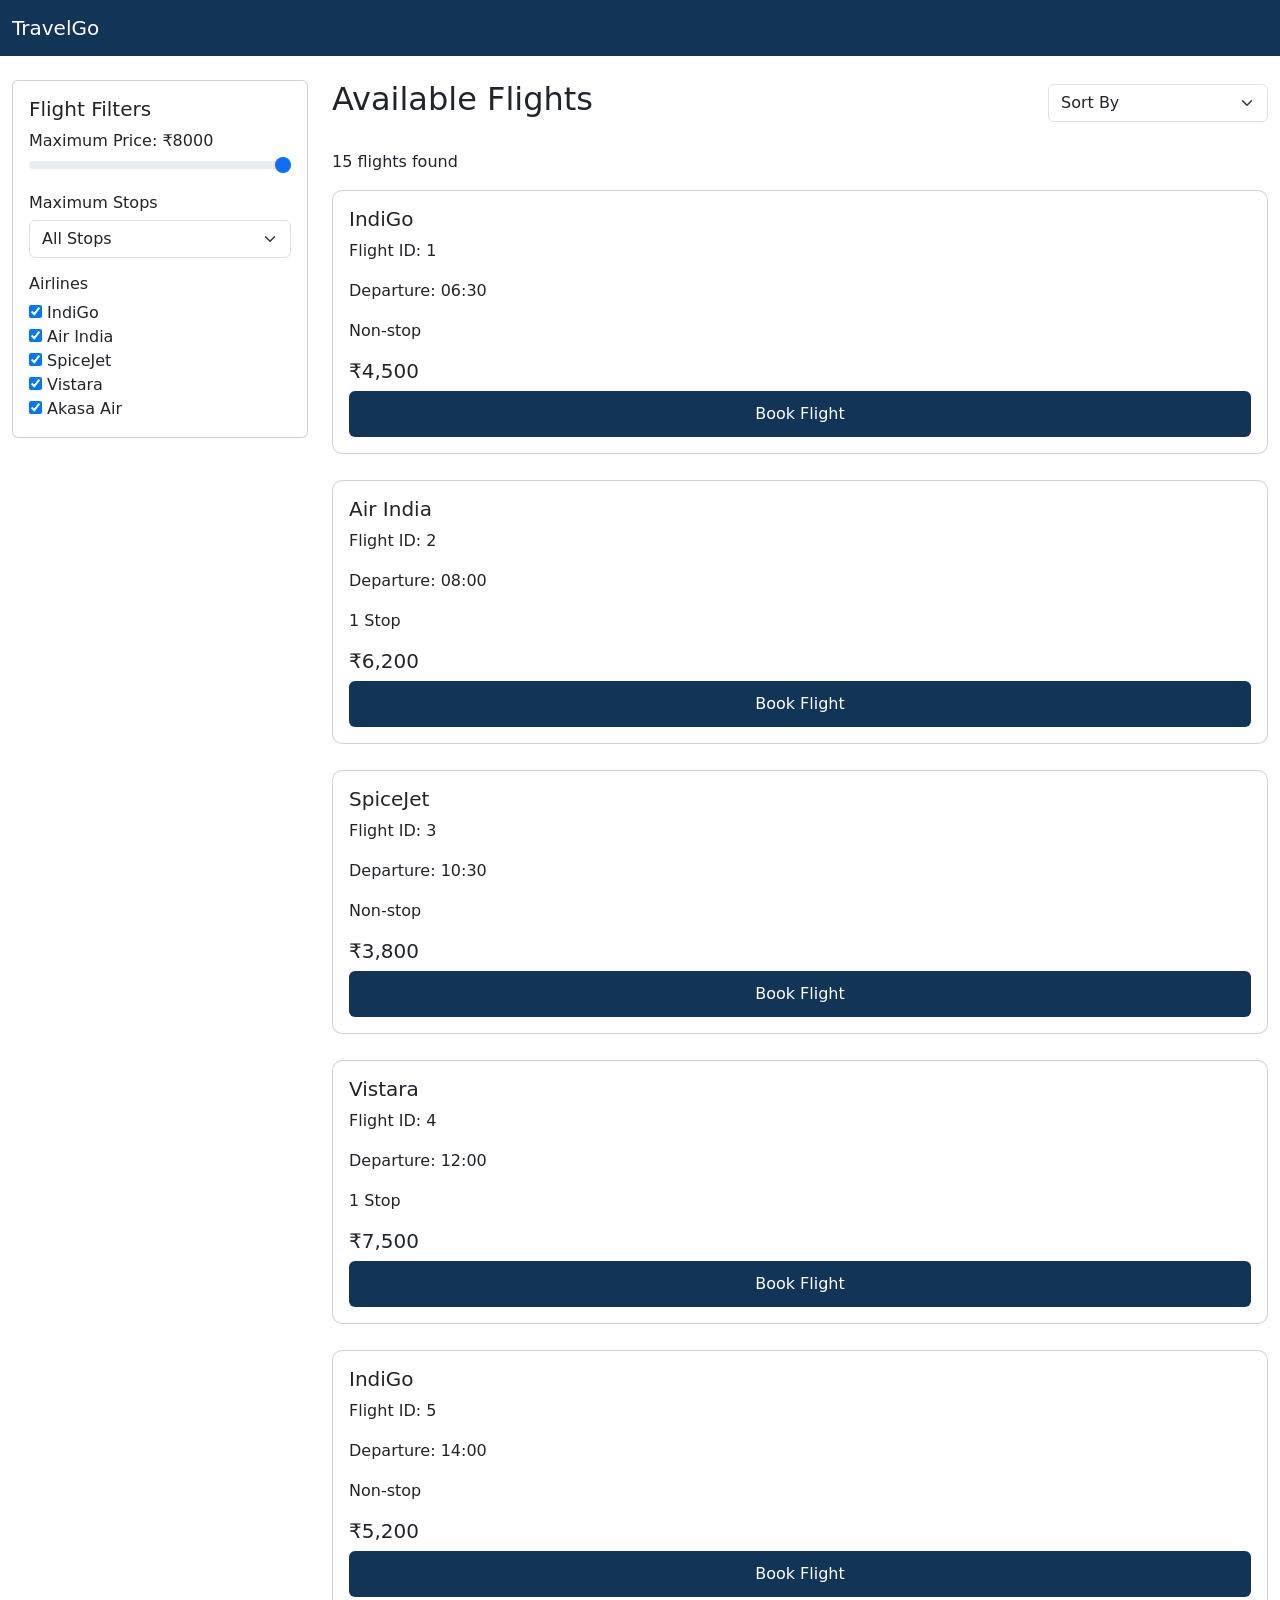
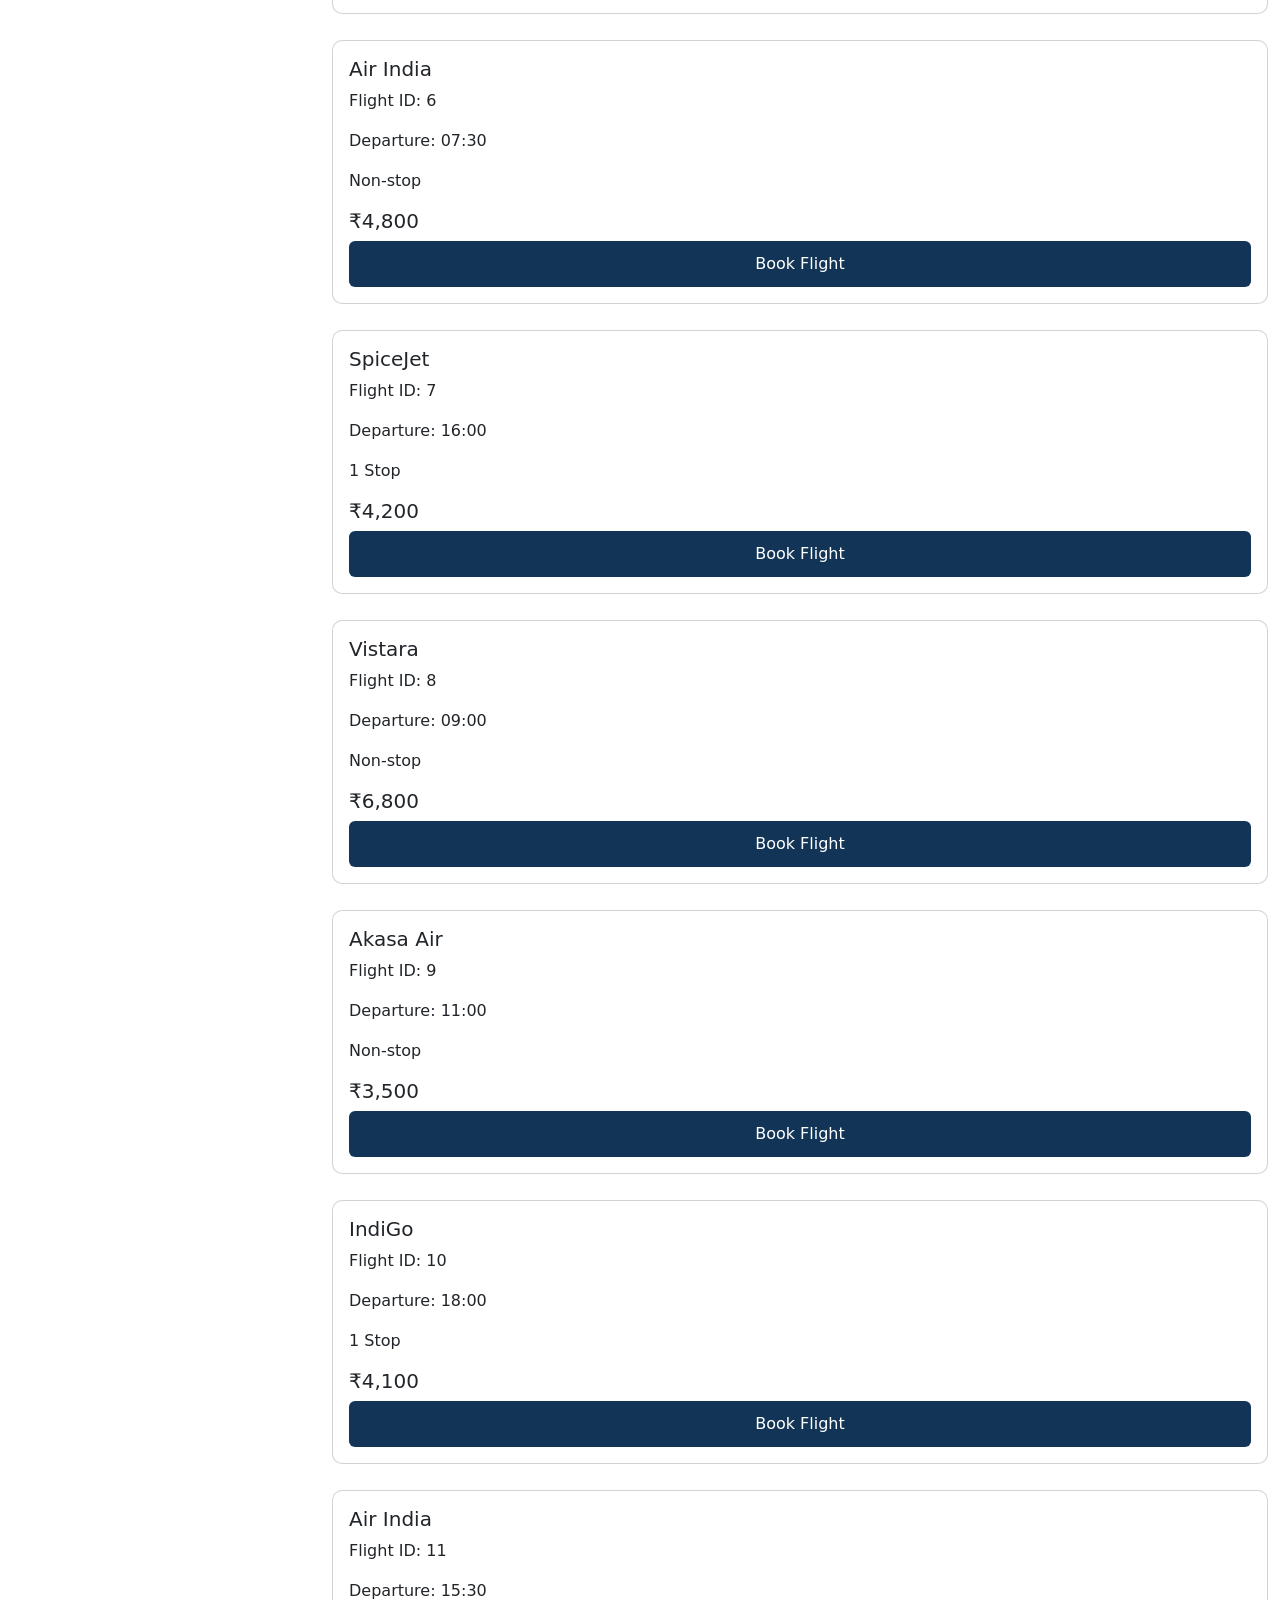
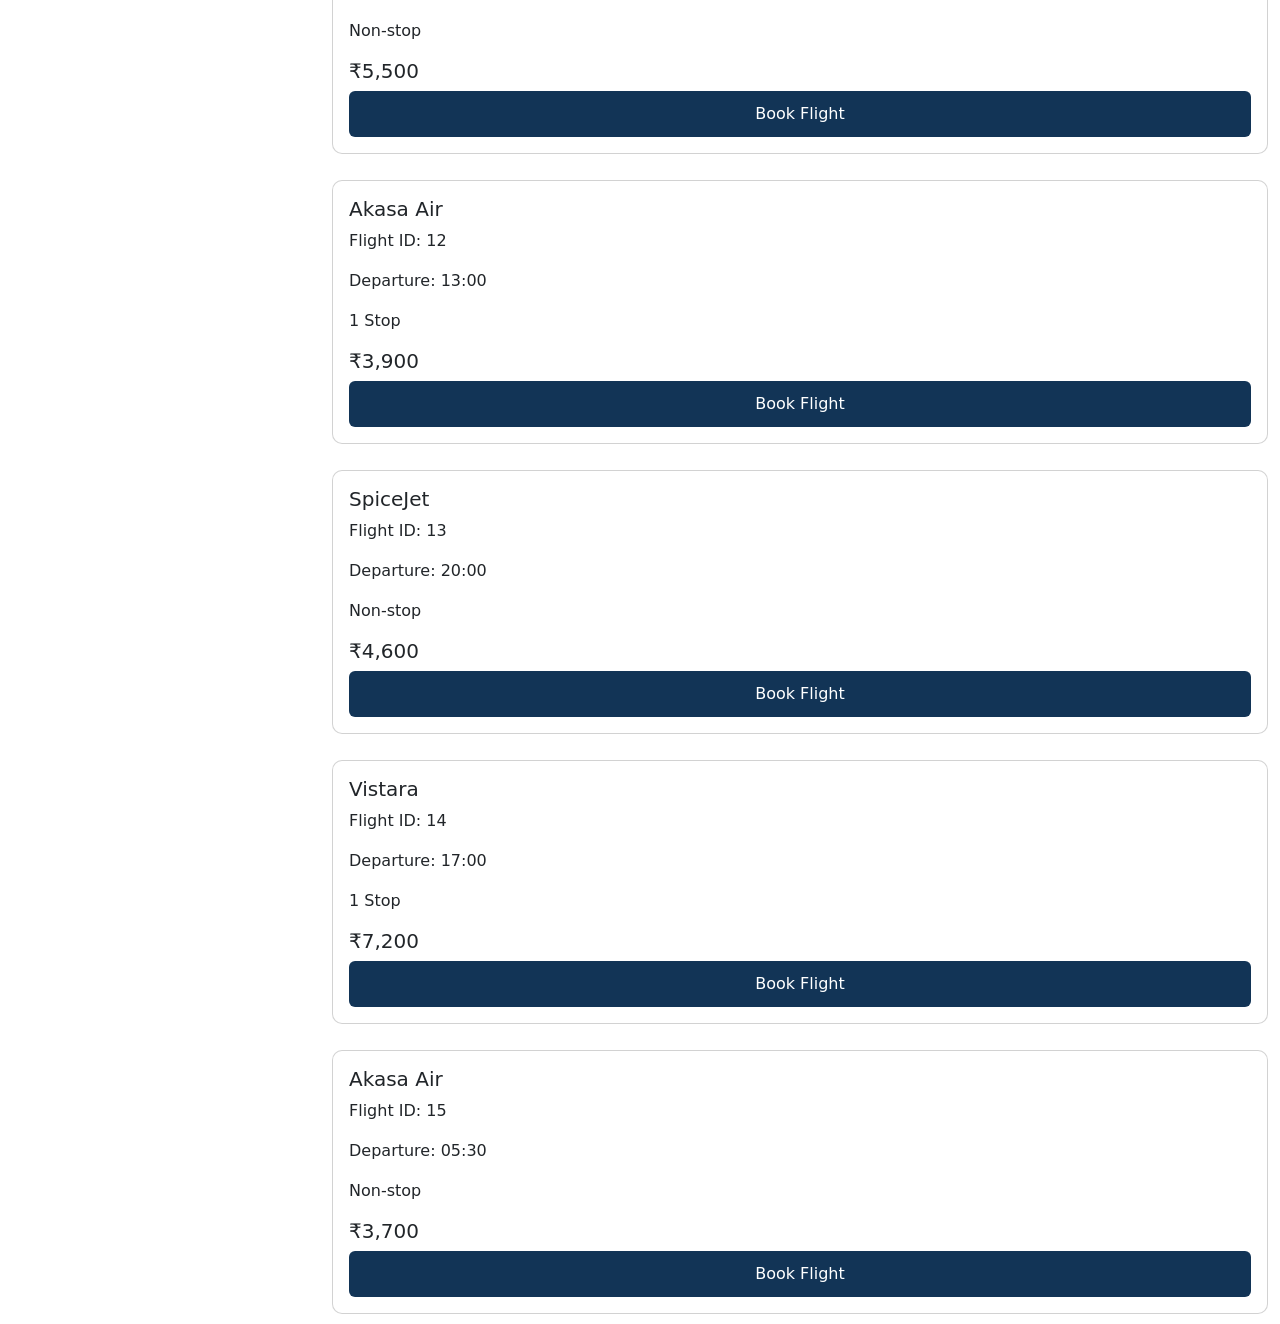
<file: task2-flight/index2.html>
<!DOCTYPE html>
<html lang="en">
<head>
    <meta charset="UTF-8">
    <meta name="viewport" content="width=device-width, initial-scale=1.0">
    <title>Flight Search</title>

    <link href="https://cdn.jsdelivr.net/npm/bootstrap@5.3.3/dist/css/bootstrap.min.css" rel="stylesheet">
    <link rel="stylesheet" href="style2.css">
</head>
<body>

<nav class="navbar navbar-dark brand-bg">
    <div class="container-fluid">
        <a class="navbar-brand" href="#">TravelGo</a>

        <button class="btn btn-light d-md-none"
                type="button"
                data-bs-toggle="offcanvas"
                data-bs-target="#sidebar">
            Filters
        </button>
    </div>
</nav>

<div class="container-fluid mt-4">
    <div class="row">

        <!-- Desktop Filters -->
        <aside class="col-md-3 d-none d-md-block">
            <div class="card p-3">
                <h5>Flight Filters</h5>

                <label>Maximum Price:
                    ₹<span data-price-output>8000</span>
                </label>

                <input type="range" class="form-range"
                       min="3000" max="8000" value="8000"
                       step="100" data-price>

                <h6 class="mt-3">Maximum Stops</h6>
                <select class="form-select" data-stops>
                    <option value="2">All Stops</option>
                    <option value="1">1 Stop</option>
                    <option value="0">Non-stop</option>
                </select>

                <h6 class="mt-3">Airlines</h6>

                <div><input type="checkbox" data-airline="IndiGo" checked> IndiGo</div>
                <div><input type="checkbox" data-airline="Air India" checked> Air India</div>
                <div><input type="checkbox" data-airline="SpiceJet" checked> SpiceJet</div>
                <div><input type="checkbox" data-airline="Vistara" checked> Vistara</div>
                <div><input type="checkbox" data-airline="Akasa Air" checked> Akasa Air</div>
            </div>
        </aside>

        <!-- Mobile Filters -->
        <div class="offcanvas offcanvas-start" tabindex="-1" id="sidebar">
            <div class="offcanvas-header">
                <h5>Flight Filters</h5>
                <button type="button" class="btn-close"
                        data-bs-dismiss="offcanvas"></button>
            </div>

            <div class="offcanvas-body">
                <label>Maximum Price:
                    ₹<span data-price-output>8000</span>
                </label>

                <input type="range" class="form-range"
                       min="3000" max="8000" value="8000"
                       step="100" data-price>

                <h6 class="mt-3">Maximum Stops</h6>
                <select class="form-select" data-stops>
                    <option value="2">All Stops</option>
                    <option value="1">1 Stop</option>
                    <option value="0">Non-stop</option>
                </select>

                <h6 class="mt-3">Airlines</h6>

                <div><input type="checkbox" data-airline="IndiGo" checked> IndiGo</div>
                <div><input type="checkbox" data-airline="Air India" checked> Air India</div>
                <div><input type="checkbox" data-airline="SpiceJet" checked> SpiceJet</div>
                <div><input type="checkbox" data-airline="Vistara" checked> Vistara</div>
                <div><input type="checkbox" data-airline="Akasa Air" checked> Akasa Air</div>
            </div>
        </div>

        <!-- Flight Results -->
        <section class="col-md-9">
            <div class="d-flex justify-content-between align-items-center mb-4 flex-wrap gap-2">
                <h2>Available Flights</h2>

                <select class="form-select" data-sort style="width: 220px;">
                    <option value="default">Sort By</option>
                    <option value="price">Lowest Price</option>
                    <option value="departure">Earliest Departure</option>
                </select>
            </div>

            <p id="flightCount"></p>

            <div class="row g-3" id="flightList">
                <!-- JavaScript displays flight cards here -->
            </div>
        </section>

    </div>
</div>

<script src="https://cdn.jsdelivr.net/npm/bootstrap@5.3.3/dist/js/bootstrap.bundle.min.js"></script>
<script type="module" src="../Flight-search/main.js"></script>

</body>
</html>
</file>
<file: task2-flight/style2.css>
:root {
    --brand-color: #123456;
    --brand-light: #eaf2f8;
}

.brand-bg {
    background-color: var(--brand-color);
}

.brand-button {
    background-color: var(--brand-color);
    color: white;
}

.brand-button:hover {
    background-color: #0b263e;
    color: white;
}

.flight-card {
    border-radius: 10px;
    transition: transform 0.3s ease;
}

.flight-card:hover {
    transform: translateY(-3px);
}

.flight-card {
    border-radius: 10px;
    padding: 20px;
    margin-bottom: 10px;
}

.brand-button {
    width: 100%;
    padding: 10px;
}

.flight-card {
    transition: transform 0.3s ease;
}

.flight-card:hover {
    transform: translateY(-5px);
}
</file>
